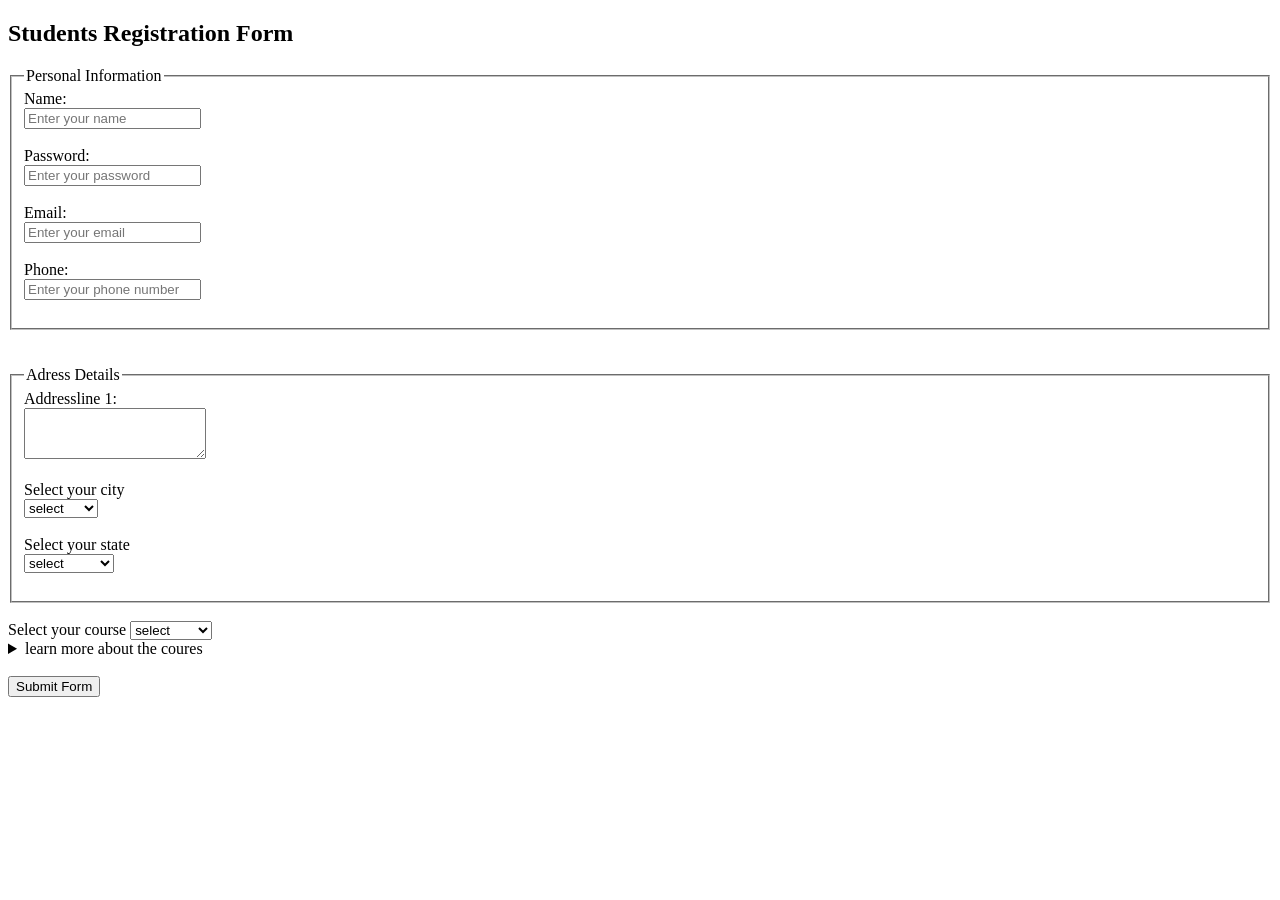
<file: prerecrusites/index.html>
<!doctype html>
<html lang="en">
  <head>
    <meta charset="UTF-8" />
    <meta name="viewport" content="width=device-width, initial-scale=1.0" />
    <title>forms_html</title>
  </head>
  <body>
    <!-- <form >
        <fieldset>
            <legend>Login</legend>
            <label for="name">Name</label><br>
            <input type="text" name="" id="name" placeholder="type your name">
            <br>
            <br>
            <label for="pass">Password</label><br>
            <input type="password" name="" id="pass" placeholder="type your password ">
            <br>
            <br>
            <label for="course">Course</label><br>
            <select name="" id="course">
                <option value="0">none</option>
                <optgroup label="cohorts"></optgroup>
                <option value="1">cohort 1.0</option>
                <option value="2">cohort 2.0</option>
                <option value="3">cohort 3.0</option>
                <optgroup label="bootcapms">
                    <option value="4">KODR Bootcamp</option>
                    <option value="5">KODEX Bootcamp</option>
                </optgroup>
            </select>
            <br>
            <br>
            <label for="review">Reviews</label>
            <textarea id="review" cols="30" rows="3"></textarea>
        </fieldset>
            <button type="submit">Submit</button>
    </form> -->
  <h2>Students Registration Form</h2>
    <form action="">
      <fieldset>
        <legend>Personal Information</legend>

        <label for="name" >Name:</label>
        <br />
        <input type="text" id="name" placeholder="Enter your name"/> <br /><br />

        <label for="pass">Password:</label>
        <br />
        <input type="password" id="pass" placeholder="Enter your password "/> <br /><br />

        <label for="email">Email:</label>
        <br />
        <input type="email" id="email" placeholder="Enter your email"/> <br /><br />
        <label for="phonenum">Phone:</label>
        <br />
        <input type="number" id="phonenum"placeholder="Enter your phone number"/> <br /><br />
      </fieldset>
      <br>
      <br>
      <fieldset>
        <legend>Adress Details</legend>
        <label for="addressline1">Addressline 1:</label>
        <br>
        <textarea name="" id="addressline1" rows="3"></textarea> <br> <br>
        <label for="cities">Select your city</label>
        <br>
        <select name="" id="cities" aria-placeholder="select">
            <option value="0">select</option>
            <option value="1">Dhubri</option>
            <option value="2">Bhopal</option>
            <option value="3">banglore</option>
            <option value="4">Mumbai</option>

        </select>
         <br> <br>
        <label for="cities">Select your state</label>
        <br>
        <select name="" id="cities" aria-placeholder="select">
            <option value="0">select</option>
            <option value="1">assam</option>
            <option value="2">MP</option>
            <option value="3">Karnataka</option>
            <option value="4">Maharastra</option>
        </select>
         <br> <br>
        </fieldset>
        <br> 
        <label for="cities">Select your course</label>
      
        <select name="" id="cities" aria-placeholder="select">

          <option value="0">select</option>
          <optgroup label="Frontend"></optgroup>
          
          <option value="1">HTML</option>
          <option value="2">CSS</option>
          <option value="3">Javacript</option>
          <optgroup label="Backend"></optgroup>
            <option value="4">Node.js</option>
            <option value="5">MongoDB</option>
        </select>
        <br>
        
        <details>
          <summary>learn more about the coures</summary>
          <p>Lorem ipsum dolor sit amet consectetur adipisicing elit. Quidem repudiandae minima quos enim nemo ducimus doloribus! Maiores accusamus non numquam quasi adipisci eligendi reprehenderit quidem quos laborum laboriosam at qui similique odio unde soluta ad, quod nemo aperiam placeat sequi! Consequuntur aspernatur culpa architecto eligendi at ratione sint? At, amet.</p>
        </details>
       <br>
       <button type="submit">Submit Form</button>
    </form>
  </body>
</html>
</file>
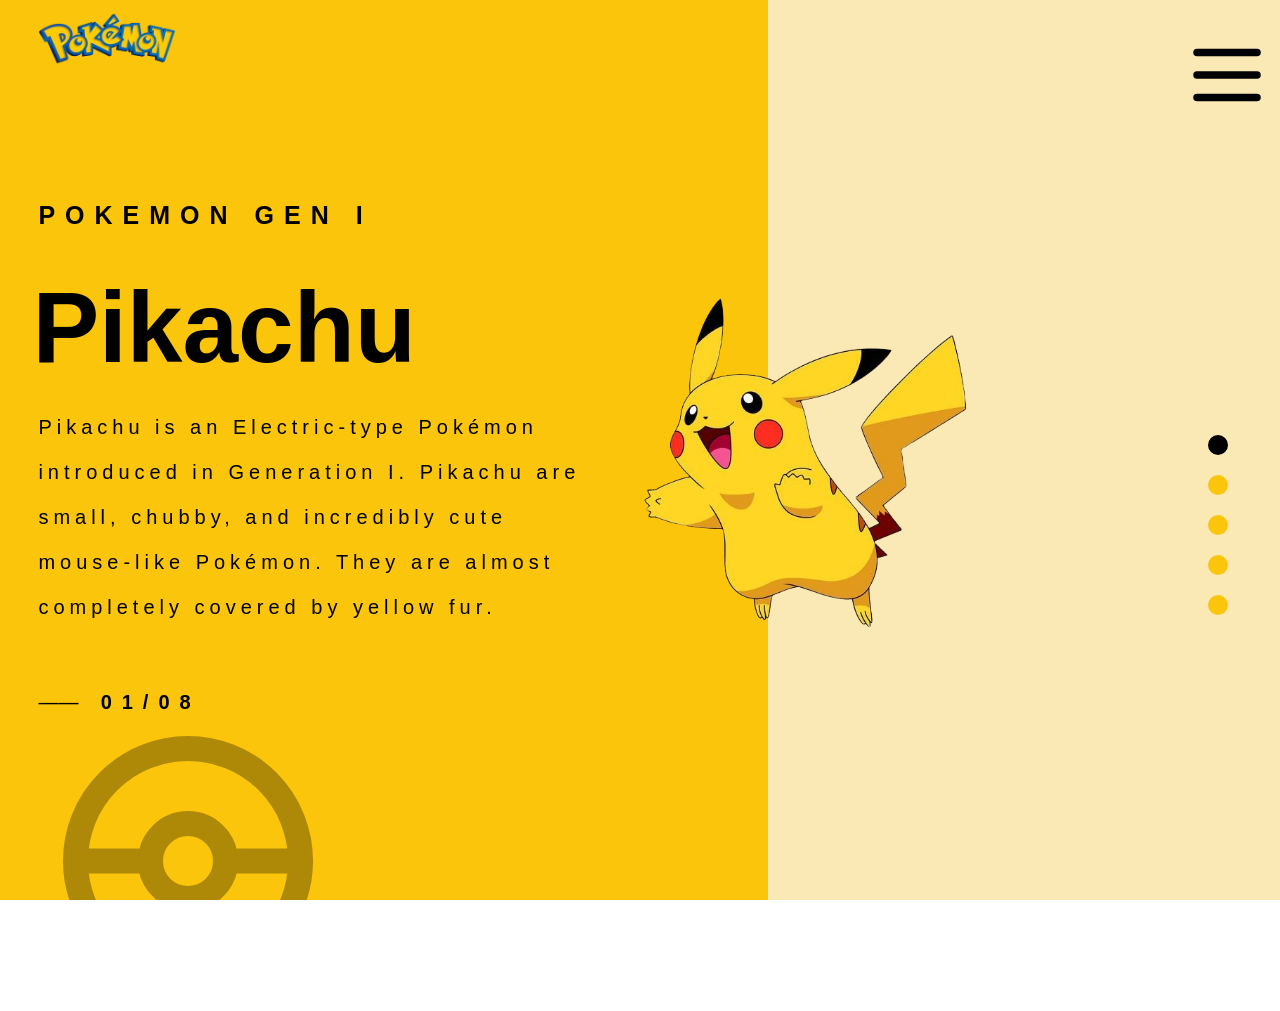
<file: A1/Easy/index.html>
<!doctype html>
<html lang="en">
  <head>
    <meta charset="UTF-8" />
    <meta name="viewport" content="width=device-width, initial-scale=1.0" />
    <title>Document</title>
    <link rel="stylesheet" href="style.css" />
  </head>
  <body>
    <main>
      <div id="hero1">
        <img id="pokemon" src="./assets/pokemon_logo.png" alt="logo" />
        <div id="herotext">
          <h4 id="t1">pokemon gen i</h4>
          <h4 id="t2">Pikachu</h4>
          <p id="para">
            Pikachu is an Electric-type Pokémon introduced in Generation I.
            Pikachu are small, chubby, and incredibly cute mouse-like Pokémon.
            They are almost completely covered by yellow fur.
          </p>
          <p id="num"><pre>——    <b>01/08</b> </pre> </p>
        </div>
        <img id="pikachu" src="./assets/pikachu_img.png" alt="pikachu">
        <img id="pokeball" src="./assets/pokeball.svg" alt="pokeball">
      </div>
      <div id="hero2">
        <img id="menu" src="./assets/menu.svg" alt="">
        <div class="slider">
          <div class="circle"></div>
          <div class="circle"></div>
          <div class="circle"></div>
          <div class="circle"></div>
          <div class="circle"></div>
        </div>
      </div>

    </main>
  </body>
</html>
</file>
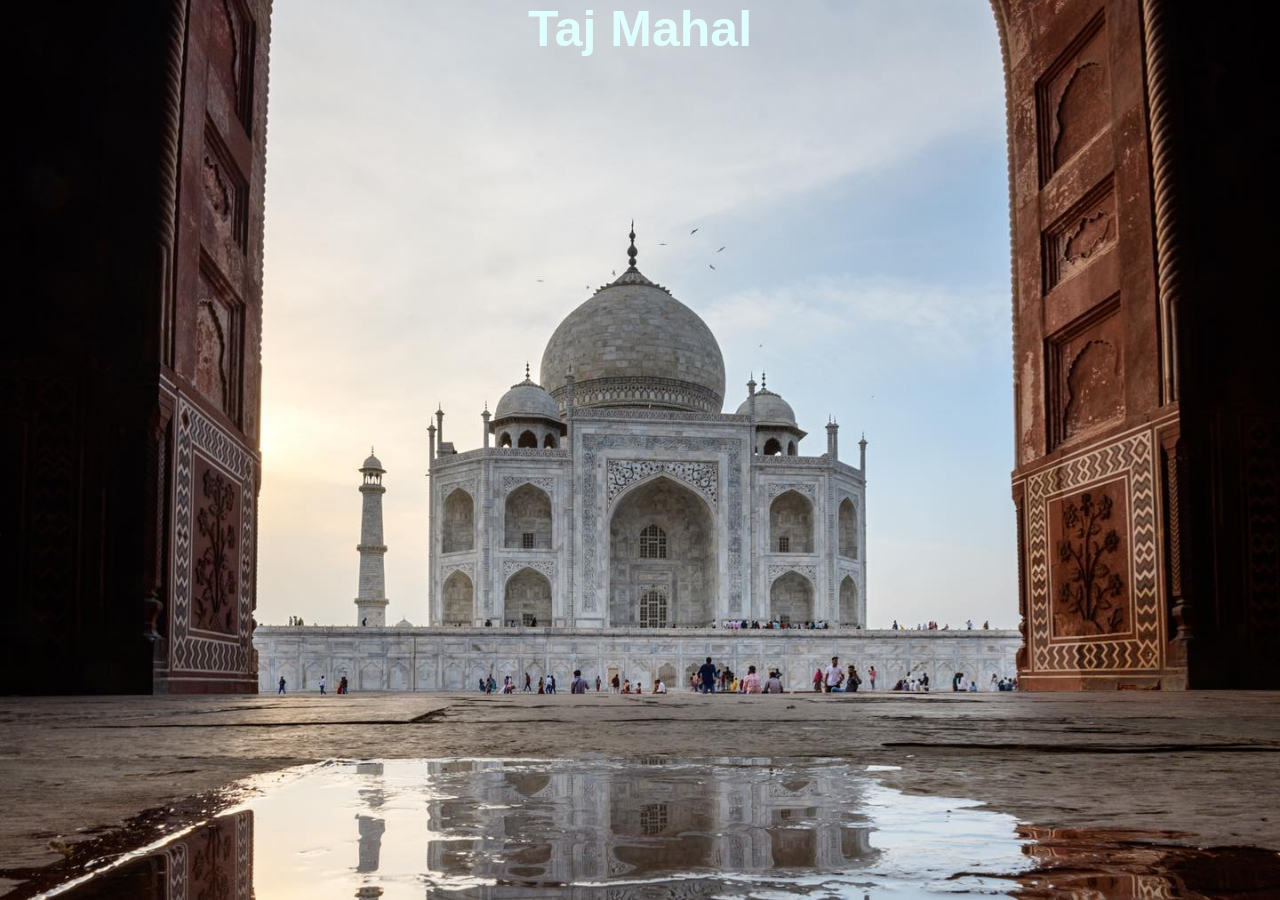
<file: prerecrusites/css/2/index.html>
<!DOCTYPE html>
<html lang="en">
<head>
    <meta charset="UTF-8">
    <meta name="viewport" content="width=device-width, initial-scale=1.0">
    <title>Document</title>
    <link rel="stylesheet" href="style.css">
</head>
<body>
    <div>
        <h1>Taj Mahal</h1>
    </div>
</body>
</html>
</file>
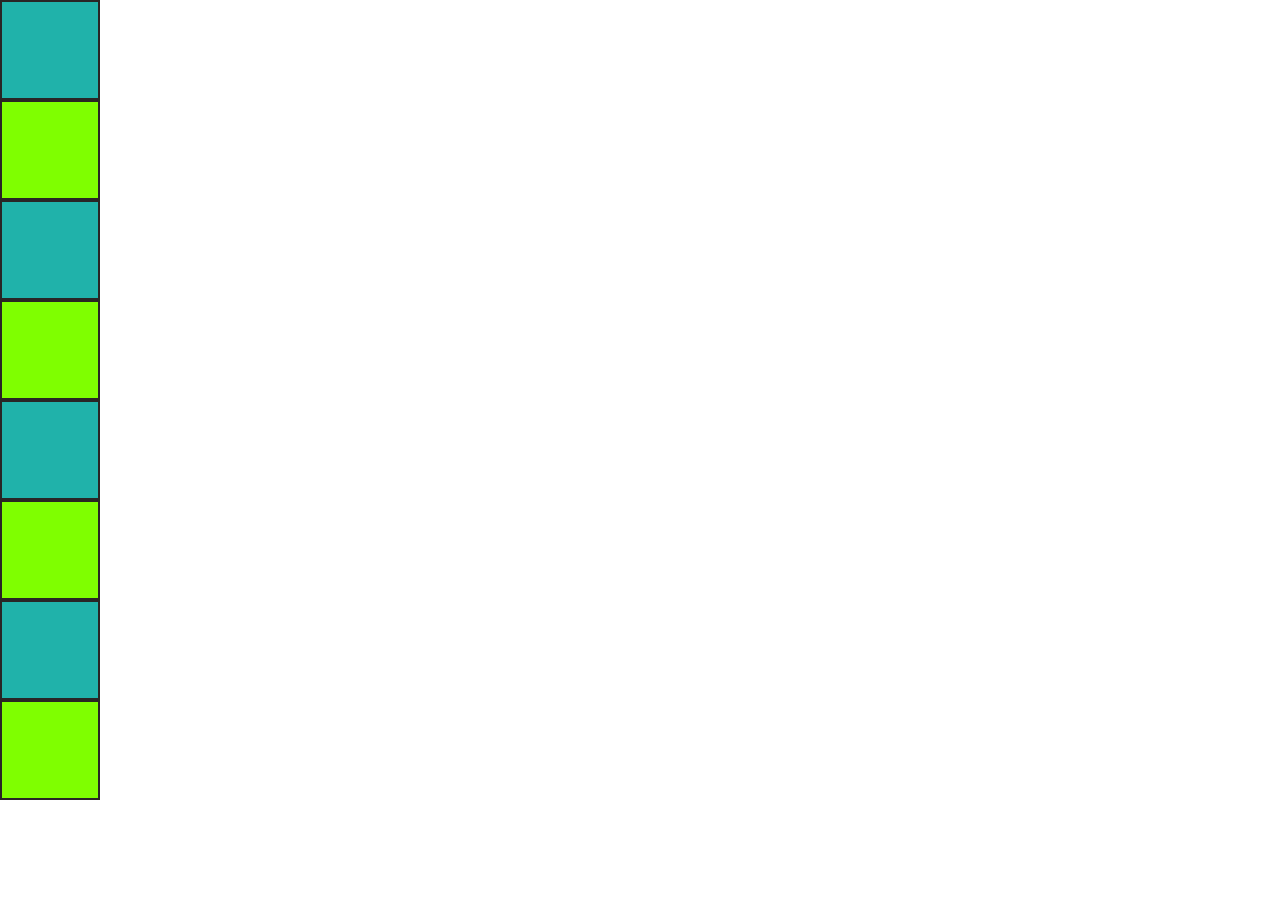
<file: prerecrusites/css/day 4/index.html>
<!DOCTYPE html>
<html lang="en">
<head>
    <meta charset="UTF-8">
    <meta name="viewport" content="width=device-width, initial-scale=1.0">
    <title>Document</title>
    <link rel="stylesheet" href="style.css">
</head>
<body>
    <!-- <button type="button">Explore Now</button> -->
     <div class="box"></div>
     <div class="box"></div>
     <div class="box"></div>
     <div class="box"></div>
     <div class="box"></div>
     <div class="box"></div>
     <div class="box"></div>
     <div class="box"></div>
</body>
</html>
</file>
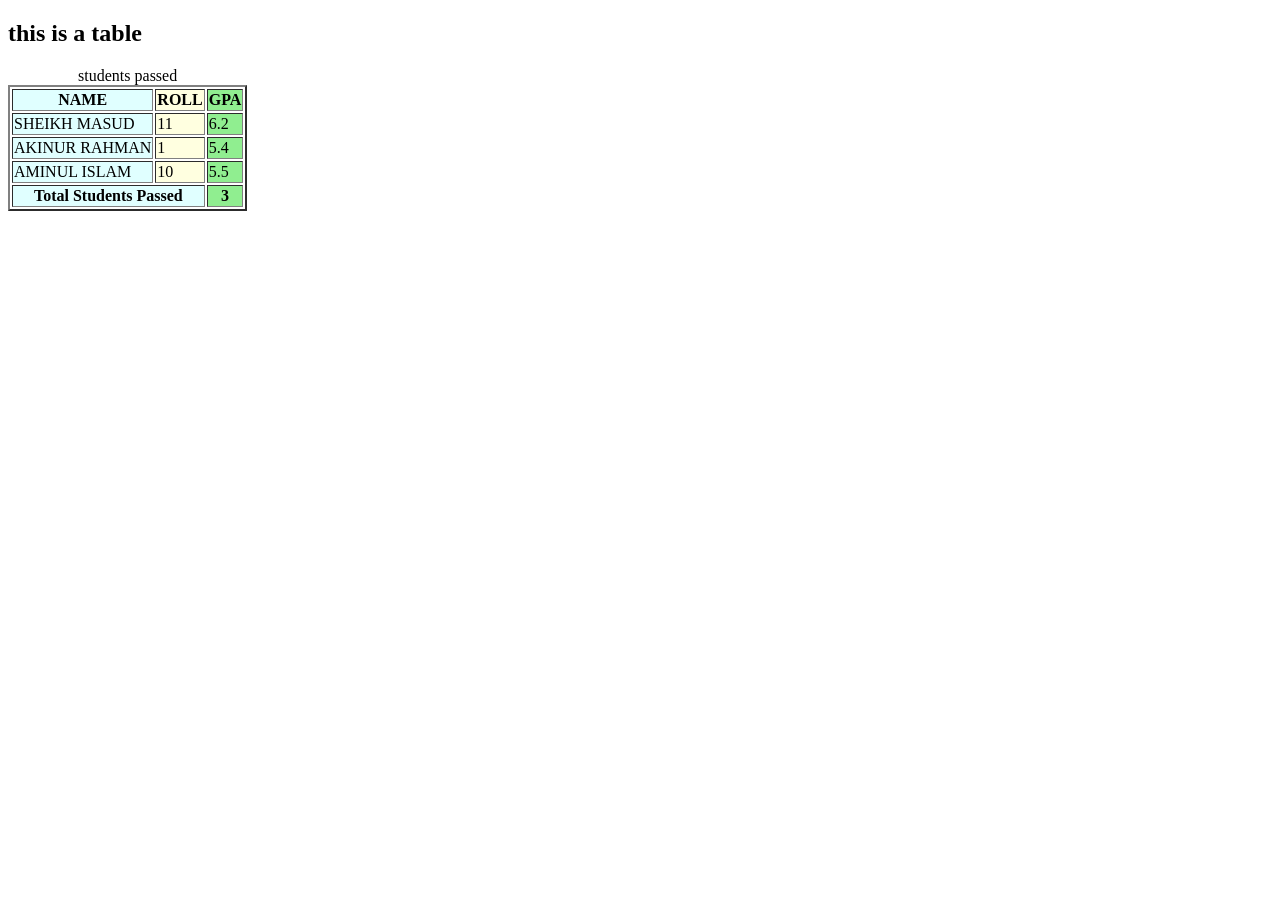
<file: prerecrusites/html/video 2/index.html>
<!DOCTYPE html>
<html lang="en">
<head>
    <meta charset="UTF-8">
    <meta name="viewport" content="width=device-width, initial-scale=1.0">
    <title>tables_html</title>
</head>
<body>
    <h2>this is a table</h2>
    <table  border="2">
        <caption>students passed</caption>
        <colgroup>
        <col style="background-color: lightcyan;">
        <col style="background-color: lightyellow;">
        <col style="background-color: lightgreen;">
        </colgroup>
        <thead>
             <tr style="text-transform: uppercase;">
                <th>name</th>
                <th>roll</th>
                <th>gpa</th>
            </tr>
        </thead>
        <tbody style="text-transform: uppercase;">
            <tr>
                <td>sheikh masud</td>
                <td>11</td>
                <td>6.2</td>
            </tr>
            <tr>
                <td>akinur rahman</td>
                <td>1</td>
                <td>5.4</td>
            </tr>
            <tr>
                <td>aminul islam</td>
                <td>10</td>
                <td>5.5</td>
            </tr>
            
        </tbody>
        <tfoot style="text-transform: capitalize;">
            <tr>
                <th colspan="2">total students passed</th>
                <th>3</th>
            </tr>
        </tfoot>
    </table>    
</body>
</html>
</file>
<file: A1/Easy/style.css>
/* @font-face {
    font-family: ;
    src: url();
} */
* {
  margin: 0;
  padding: 0;
  box-sizing: border-box;
  font-family: Helvetica, sans-serif;
}

html,
body {
  width: 100%;
  height: 100%;
  overflow: hidden;
}
main {
  height: 100%;
  width: 100%;
  display: flex;
  align-items: center;
  margin: 0;
  position: relative;
}
#hero1 {
  background-color: #fbc50b;
  width: 60%;
  height: 100%;
  padding-left: 3vw;
}
#hero2 {
  background-color: #fae8b5;
  width: 40%;
  height: 100%;
}
#pokemon {
  height: 6vw;
  margin-bottom: 70px;
}
#pikachu {
  height: 26vw;
  position: absolute;
  bottom: 30%;
  left: 50%;
}
#t1 {
  margin-top: 50px;
  margin-bottom: 40px;
  text-transform: uppercase;
  font-size: 25px;
  letter-spacing: 10px;
}
#t2 {
  font-size: 100px;
  padding: 0;
  margin-left: -6px;
  text-align: start;
}
#para {
  width: 76%;
  font-size: 20px;
  font-weight: 100;
  letter-spacing: 5px;
  line-height: 45px;
  margin: 20px 0px;
}
#num,
pre {
  font-weight: 500;
  margin: 30px 0;
  font-size: 20px;
  line-height: 45px;
  margin: 50px 0;
}
#num,
b {
  letter-spacing: 10px;
}

#pokeball {
  width: 300px;
  rotate: 10deg;
  opacity: 0.3;
  rotate: 0deg;
  position: absolute;
  top: 79%;
  margin-bottom: -20px;
}
#menu {
  width: 90px;
  rotate: 10deg;
  rotate: 0deg;
  position: absolute;
  margin: 30px;
  left: 90%;
}
.slider {
  position: absolute;
  width: 50px;
  height: 200px;
  padding: 10px;
  top: 45%;
  left: 92%;
}
.circle {
  height: 20px;
  width: 20px;
  background-color: #fbc50b;
  margin: 20px;
  border-radius: 50%;
}
.circle:nth-child(1) {
  background-color: black;
}
</file>
<file: prerecrusites/css/2/style.css>
* {
  margin: 0;
  padding: 0;
  box-sizing: border-box;
  font-family: 'Lucida Sans', 'Lucida Sans Regular', 'Lucida Grande', 'Lucida Sans Unicode', Geneva, Verdana, sans-serif;
}

html,body{
  width: 100%;
  height: 100%;
}
div{
    height: 100%;
    width: 100%;
    /* background: conic-gradient(#F7651F, lightblue, #F7651F); */
    /* background-image: url([data-uri]); */ 
    background-image: url(./image.png);
    background-size:cover;
    background-position:0 45%;
}
h1{
    font-size: 50px;
    color: lightcyan;
    text-align: center;
}
</file>
<file: prerecrusites/css/day 4/style.css>
* {
  margin: 0;
  padding: 0;
  box-sizing: border-box;
  font-family: Arial, Helvetica, sans-serif;
}

html,body{
  width: 100%;
  height: 100%;
}
/* button{
    margin: 50px;
    padding: 10px 20px;
    border: 2px solid lightblue;
    background-color: lightcyan;
    border-radius: 8px;
    font-weight: 100;
    font-size: 15px;
    transition: all ease 0.5s radial;
}
button:hover{
    background-color: #ade7e7;
    color: #99a9b9;
} */

.box{
    height: 100px;
    width: 100px;
    background-color: lightseagreen;
    border: 2px solid rgb(41, 37, 37);
}
.box:nth-child(2n){
    background-color: chartreuse;
}
/* .box:nth-last-child(2){
    background-color: goldenrod;
} */
</file>
